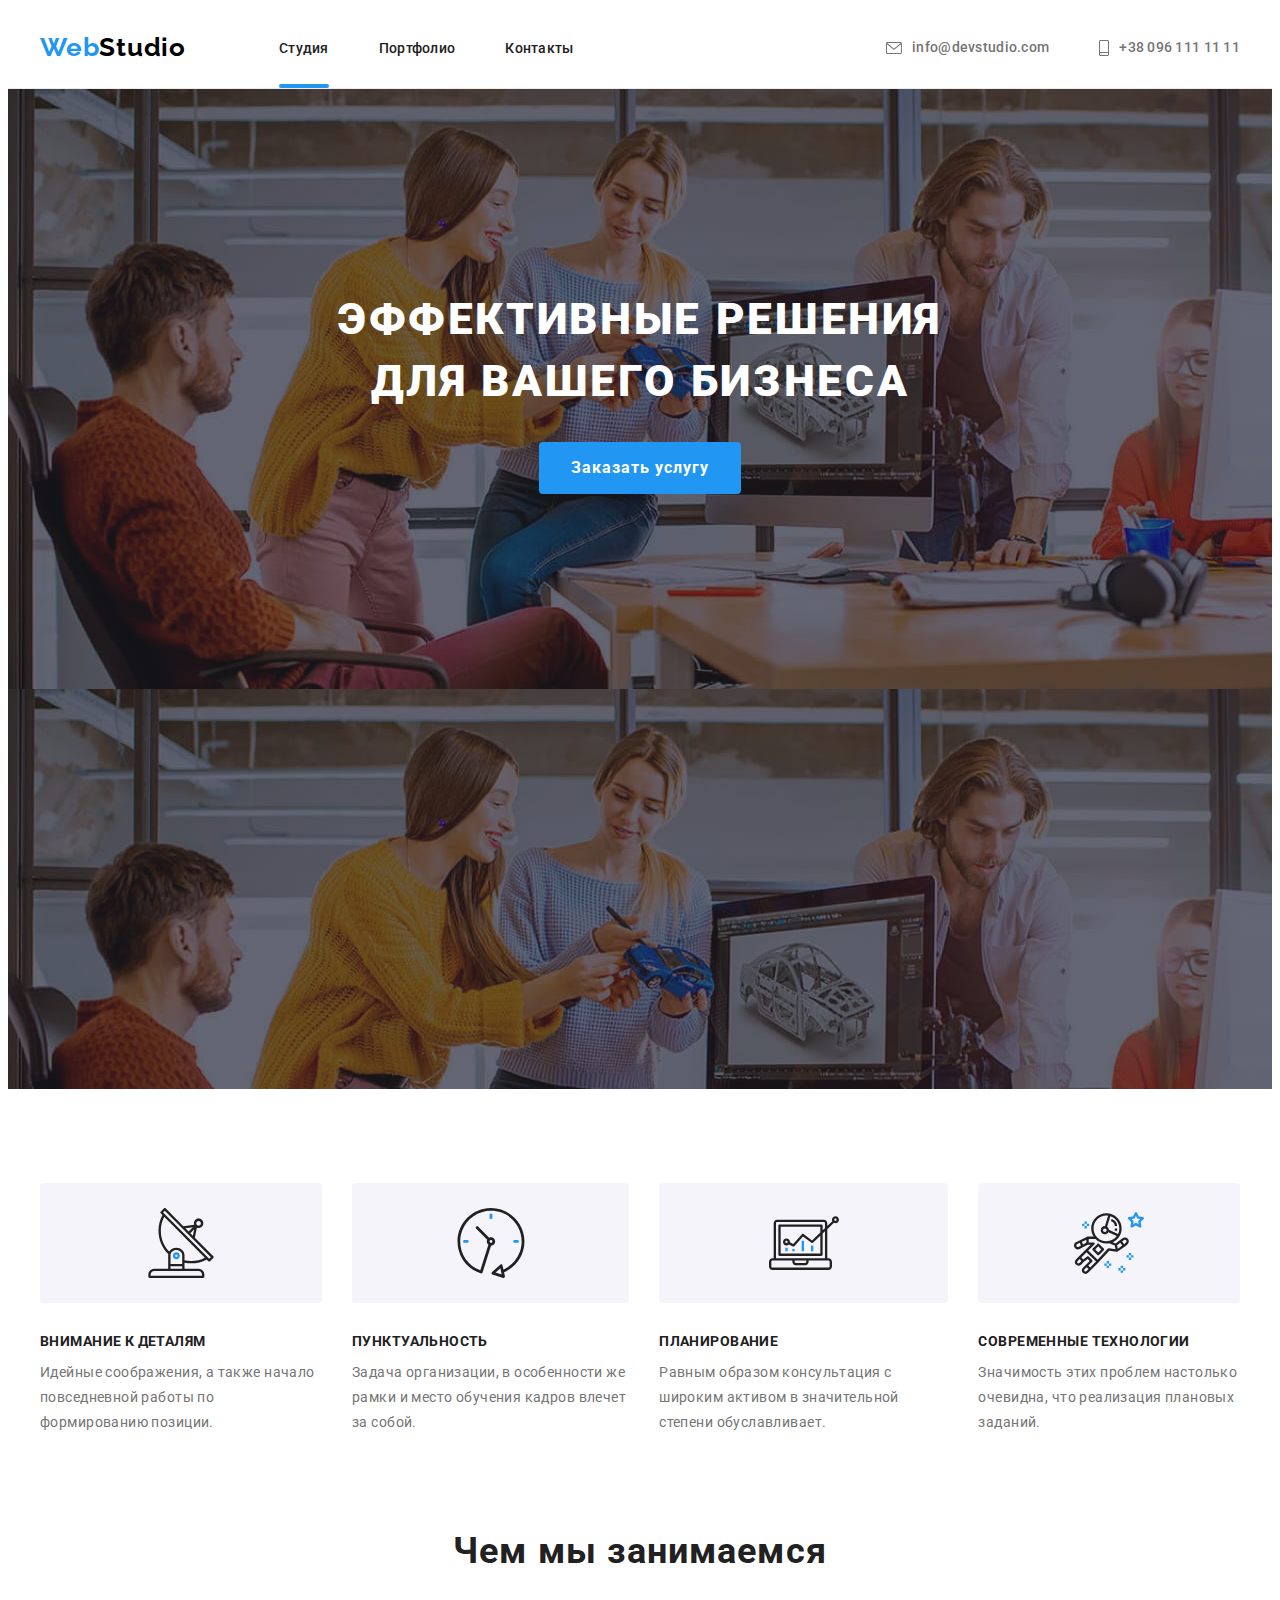
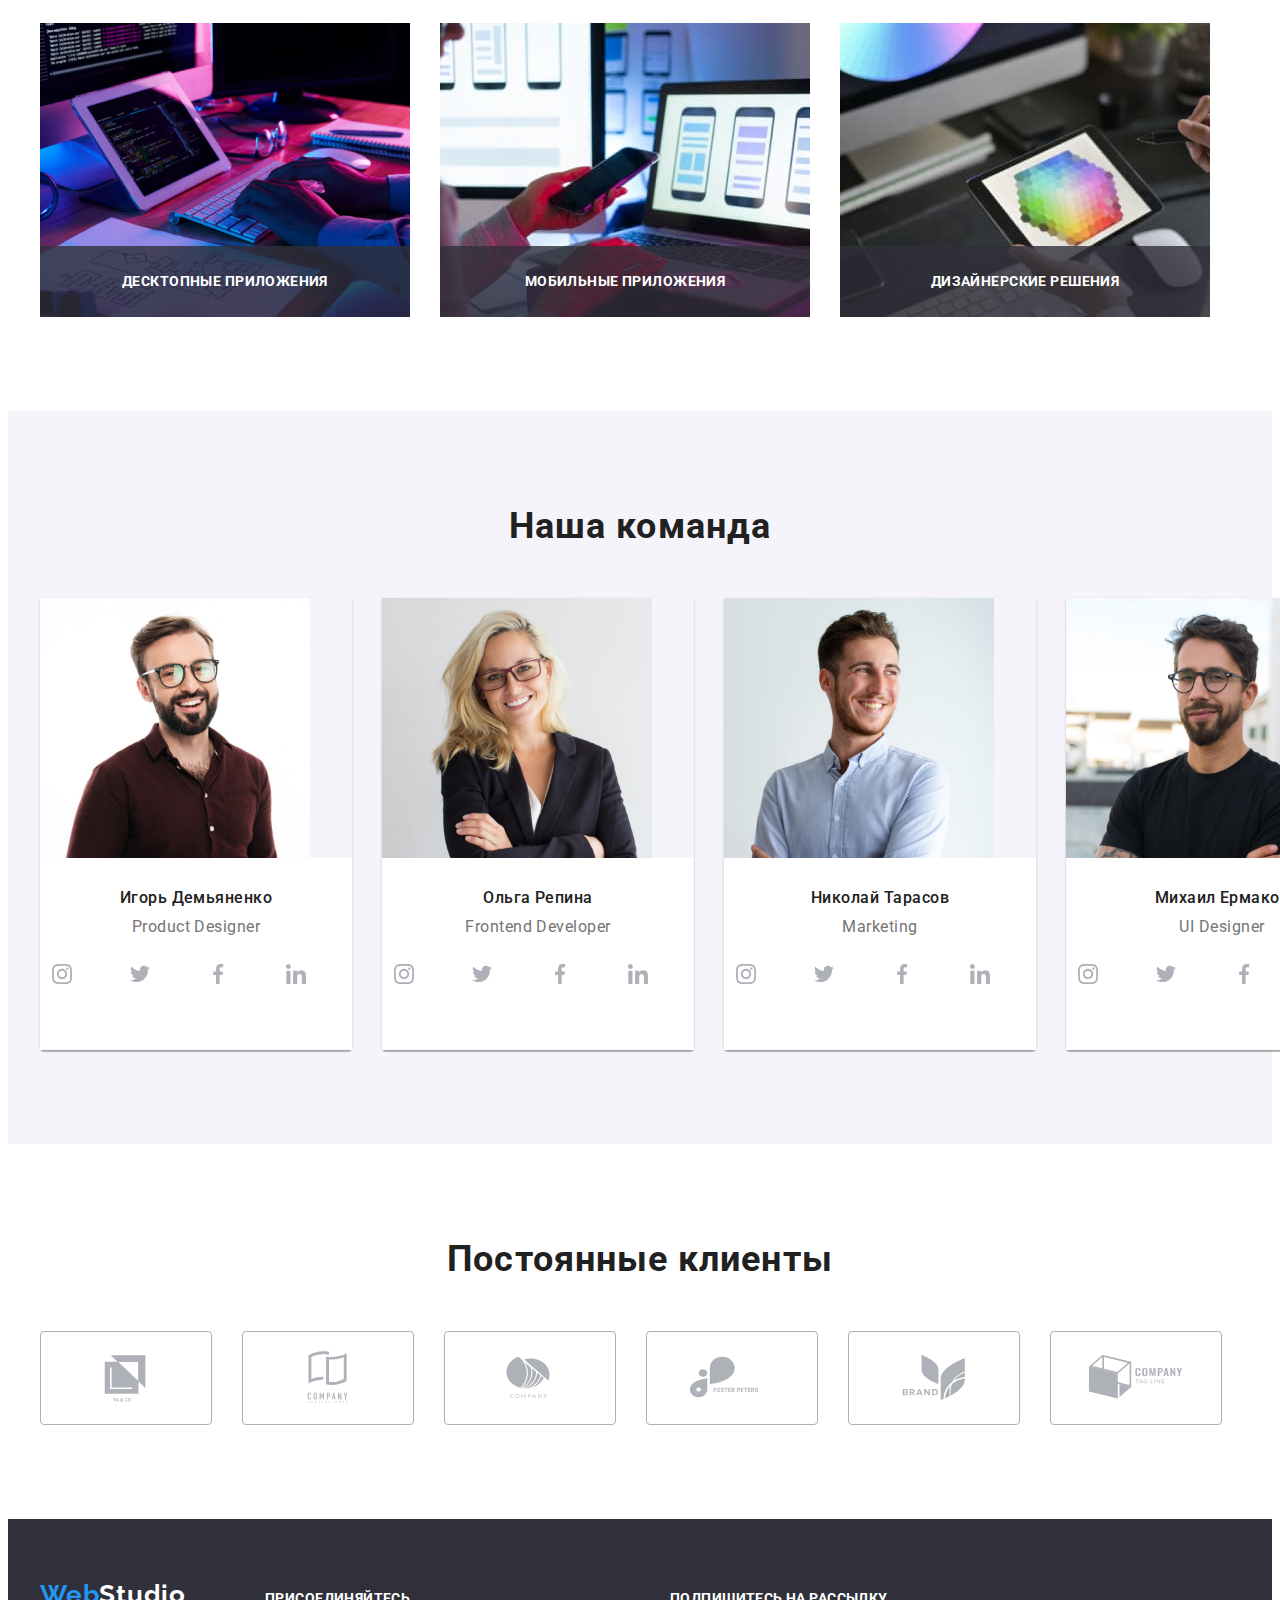
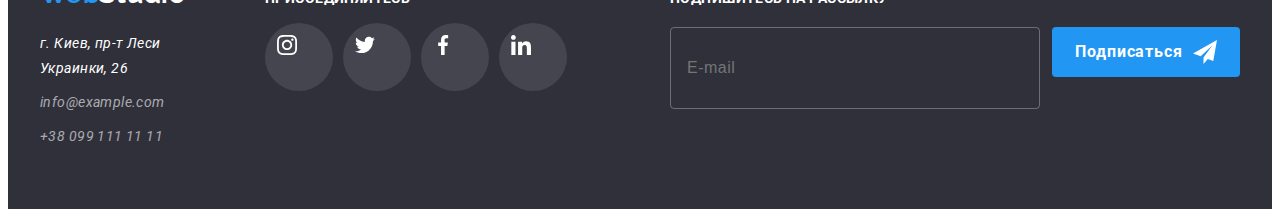
<file: index.html>
<!DOCTYPE html>
<html lang="ru">
<head>
    <meta charset="UTF-8">
    <meta http-equiv="X-UA-Compatible" content="IE=edge">
    <meta name="viewport" content="width=device-width, initial-scale=1.0">
    <title>Document</title>
    <link href="https://fonts.googleapis.com/css2?family=Raleway:wght@700&family=Roboto:wght@400;500;700;900&display=swap"
        rel="stylesheet">
    <link rel="stylesheet" href="https://cdnjs.cloudflare.com/ajax/libs/modern-normalize/1.1.0/modern-normalize.min.css"
        integrity="sha512-wpPYUAdjBVSE4KJnH1VR1HeZfpl1ub8YT/NKx4PuQ5NmX2tKuGu6U/JRp5y+Y8XG2tV+wKQpNHVUX03MfMFn9Q=="
        crossorigin="anonymous" referrerpolicy="no-referrer" />
    <link rel="stylesheet" href="./css/main.min.css">
</head>
<!-- Основа -->
<body>
    <!-- Хедер -->
    <header>
       <div class="header container">
            <nav class="nav">
                <!-- Лого в хедере -->
                <a class="nav__logo link" href="">
                    <span class="colorised-text-logo">Web</span>Studio
                </a>
                <!-- Навигация -->
                <ul class="site-nav list">
                    <li class="site-nav__list-item"><a class="site-nav__link current-page link" href="./index.html">Студия</a></li>
                    <li class="site-nav__list-item"><a class="site-nav__link link" href="./portfolio.html">Портфолио</a></li>
                    <li class="site-nav__list-item"><a class="site-nav__link link" href="">Контакты</a></li>
                </ul>
            </nav>
            <!-- Контакты в хедере -->
            <ul class="auth-nav list">
                <li class="auth-nav__list-item"><a class="auth-nav__link link" href="mailto:info@devstudio.com">
                    <svg aria-label="имейл" width="16px" height="12px">
                    <use href="./images/symbol-defs.svg#icon-envelope"></use>
                    </svg> info@devstudio.com</a></li>
                <li class="auth-nav__list-item"><a class="auth-nav__link link" href="tel:+380961111111">
                    <svg aria-label="смартфон" width="10px" height="16px">
                    <use href="./images/symbol-defs.svg#icon-smartphone"></use>
                    </svg>+38 096 111 11 11</a></li>
            </ul>
       </div>
    </header>
    
    <main>
        <!-- Шапка -->
        <section class="hero">
            <div class="hero__container container">
                <h1 class="hero__title">Эффективные решения <br /> для вашего бизнеса</h1>
                <button class="hero__button-order" type="button" data-modal-open>Заказать услугу</button>
            </div>
        </section>
        <!-- Особенности -->
        <section class="section-fetures section">
            <div class="fetures-container container">
                <ul class="feture-list list">
                    <li class="feture-list__item">
                        <div class="feture-list__image">
                            <svg aria-label="антенна" width="70px" height="70px">
                                <use href="./images/symbol-defs.svg#icon-antenna-1"></use>
                            </svg>
                        </div>
                        <h3 class="feture-list__subtitle">Внимание к деталям</h3>
                        <p class="feture-list__feture">
                            Идейные соображения, а также начало повседневной работы по формированию позиции.
                        </p>
                    </li>
                    <li class="feture-list__item">
                        <div class="feture-list__image">
                            <svg aria-label="часы" width="70px" height="70px">
                                <use href="./images/symbol-defs.svg#icon-clock-1"></use>
                            </svg>
                        </div>
                        <h3 class="feture-list__subtitle">Пунктуальность</h3>
                        <p class="feture-list__feture">
                            Задача организации, в особенности же рамки и место обучения кадров влечет за собой.
                        </p>
                    </li>
                    <li class="feture-list__item">
                        <div class="feture-list__image">
                            <svg aria-label="диаграма" width="70px" height="70px">
                                <use href="./images/symbol-defs.svg#icon-diagram-1"></use>
                            </svg>
                        </div>
                        <h3 class="feture-list__subtitle">Планирование</h3>
                        <p class="feture-list__feture">
                            Равным образом консультация с широким активом в значительной степени обуславливает.
                        </p>
                    </li>
                    <li class="feture-list__item">
                        <div class="feture-list__image">
                            <svg aria-label="астронавт" width="70px" height="70px">
                                <use href="./images/symbol-defs.svg#icon-astronaut-1"></use>
                            </svg>
                        </div>
                        <h3 class="feture-list__subtitle">Современные технологии</h3>
                        <p class="feture-list__feture">
                            Значимость этих проблем настолько очевидна, что реализация плановых заданий.
                        </p>
                    </li>
                </ul>
            </div>
        </section>
        <!-- Чем мы занимаемся -->
        <section class="section-occupation section">
            <div class="occupation-container container">
                <h2 class="section-title">Чем мы занимаемся</h2>
                <ul class="occupation-list list">
                    <li class="occupation-list__item"><img src="images/box1.jpg" alt="Разработка" width="370" height="294"><p class="occupation-list__info">Десктопные приложения</p></li>
                    <li class="occupation-list__item"><img src="images/box2.jpg" alt="Мобильные приложения" width="370"><p class="occupation-list__info">Мобильные приложения</p></li>
                    <li class="occupation-list__item"><img src="images/box3.jpg" alt="Дизайн" width="370"><p class="occupation-list__info">Дизайнерские решения</p></li>
                </ul>
            </div>
        </section>
        <!-- Наша команда -->
        <section class="section-team section">
            <div class="section-team-container container">
                <h2 class="section-title">Наша команда</h2>
                <ul class="section-team__list team list">
                    <li class="team__list-item">
                        <img src="images/img1.jpg" alt="Игорь Демьяненко" width="270" height="260">
                        <div class="person">
                            <h3 class="person__name">Игорь Демьяненко</h3>
                            <p class="person__profession">Product Designer</p>
                            <ul class="person__socials list">
                                <li><a href="">
                                        <svg aria-label="инстаграм" width="20px" height="20px">
                                            <use href="./images/symbol-defs.svg#icon-instagram-2"></use>
                                        </svg>
                                    </a></li>
                                <li><a href="">
                                        <svg aria-label="твиттер" width="20px" height="20px">
                                            <use href="./images/symbol-defs.svg#icon-twitter-1"></use>
                                        </svg>
                                    </a></li>
                                <li><a href="">
                                        <svg aria-label="фейсбук" width="20px" height="20px">
                                            <use href="./images/symbol-defs.svg#icon-facebook-1"></use>
                                        </svg>
                                    </a></li>
                                <li><a href="">
                                        <svg aria-label="линкедын" width="20px" height="20px">
                                            <use href="./images/symbol-defs.svg#icon-linkedin-1"></use>
                                        </svg>
                                    </a></li>
                            </ul>
                        </div>
                    </li>
                    <li class="team__list-item">
                        <img src="images/img2.jpg" alt="Ольга Репина" width="270" height="260">
                        <div class="person">
                            <h3 class="person__name">Ольга Репина</h3>
                            <p class="person__profession">Frontend Developer</p>
                            <ul class="person__socials list">
                                <li><a href="">
                                    <svg aria-label="инстаграм" width="20px" height="20px">
                                        <use href="./images/symbol-defs.svg#icon-instagram-2"></use>
                                    </svg>
                                </a></li>
                                <li><a href="">
                                    <svg aria-label="твиттер" width="20px" height="20px">
                                        <use href="./images/symbol-defs.svg#icon-twitter-1"></use>
                                    </svg>
                                </a></li>
                                <li><a href="">
                                    <svg aria-label="фейсбук" width="20px" height="20px">
                                        <use href="./images/symbol-defs.svg#icon-facebook-1"></use>
                                    </svg>
                                </a></li>
                                <li><a href="">
                                    <svg aria-label="линкедын" width="20px" height="20px">
                                        <use href="./images/symbol-defs.svg#icon-linkedin-1"></use>
                                    </svg>
                                </a></li>
                            </ul>
                        </div>
                    </li>
                    <li class="team__list-item">
                        <img src="images/img3.jpg" alt="Николай Тарасов" width="270" height="260">
                        <div class="person">
                            <h3 class="person__name">Николай Тарасов</h3>
                            <p class="person__profession">Marketing</p>
                            <ul class="person__socials list">
                                <li><a href="">
                                        <svg aria-label="инстаграм" width="20px" height="20px">
                                            <use href="./images/symbol-defs.svg#icon-instagram-2"></use>
                                        </svg>
                                    </a></li>
                                <li><a href="">
                                        <svg aria-label="твиттер" width="20px" height="20px">
                                            <use href="./images/symbol-defs.svg#icon-twitter-1"></use>
                                        </svg>
                                    </a></li>
                                <li><a href="">
                                        <svg aria-label="фейсбук" width="20px" height="20px">
                                            <use href="./images/symbol-defs.svg#icon-facebook-1"></use>
                                        </svg>
                                    </a></li>
                                <li><a href="">
                                        <svg aria-label="линкедын" width="20px" height="20px">
                                            <use href="./images/symbol-defs.svg#icon-linkedin-1"></use>
                                        </svg>
                                    </a></li>
                            </ul>
                        </div>
                    </li>
                    <li class="team__list-item">
                        <img src="images/img4.jpg" alt="Михаил Ермаков" width="270" height="260">
                        <div class="person">
                            <h3 class="person__name">Михаил Ермаков</h3>
                            <p class="person__profession">UI Designer</p>
                            <ul class="person__socials list">
                                <li><a href="">
                                        <svg aria-label="инстаграм" width="20px" height="20px">
                                            <use href="./images/symbol-defs.svg#icon-instagram-2"></use>
                                        </svg>
                                    </a></li>
                                <li><a href="">
                                        <svg aria-label="твиттер" width="20px" height="20px">
                                            <use href="./images/symbol-defs.svg#icon-twitter-1"></use>
                                        </svg>
                                    </a></li>
                                <li><a href="">
                                        <svg aria-label="фейсбук" width="20px" height="20px">
                                            <use href="./images/symbol-defs.svg#icon-facebook-1"></use>
                                        </svg>
                                    </a></li>
                                <li><a href="">
                                        <svg aria-label="линкедын" width="20px" height="20px">
                                            <use href="./images/symbol-defs.svg#icon-linkedin-1"></use>
                                        </svg>
                                    </a></li>
                            </ul>
                        </div>
                    </li>
                </ul>
            </div>
        </section>
        <!-- Наши клиенты -->
        <section class="clients section">
            <div class="clients-container container">
                <h3 class="section-title">Постоянные клиенты</h3>
                <ul class="clients-list list">
                    <li class="clients-list-item">
                        <a href=""><svg aria-label="лого" width="106px" height="60px">
                            <use href="./images/symbol-defs.svg#icon-Logo"></use>
                        </svg></a>
                        
                    </li>
                    <li class="clients-list-item">
                        <a href=""><svg aria-label="лого1" width="106px" height="60px">
                            <use href="./images/symbol-defs.svg#icon-Logo1"></use>
                        </svg></a>
                    </li>
                    <li class="clients-list-item">
                        <a href=""><svg aria-label="лого2" width="106px" height="60px">
                            <use href="./images/symbol-defs.svg#icon-Logo2"></use>
                        </svg></a>
                    </li>
                    <li class="clients-list-item">
                        <a href=""><svg aria-label="лого3" width="106px" height="60px">
                            <use href="./images/symbol-defs.svg#icon-Logo3"></use>
                        </svg></a>
                    </li>
                    <li class="clients-list-item">
                        <a href=""><svg aria-label="лого4" width="106px" height="60px">
                            <use href="./images/symbol-defs.svg#icon-Logo4"></use>
                        </svg></a>
                    </li>
                    <li class="clients-list-item">
                        <a href=""><svg aria-label="лого5" width="106px" height="60px">
                            <use href="./images/symbol-defs.svg#icon-Logo5"></use>
                        </svg></a>
                    </li>
                </ul>
            </div>
        </section>
    </main>
    <!-- Подвал -->
    <footer class="footer">
        <div class="footer-container container">
            <div class="footer-adress-wrapper">
                <a class="footer-contacts-logo link" href="">
                    <span class="colorised-text-logo">Web</span>Studio
                </a>
                <address>
                    <ul class="footer-contacts list">
                        <li class="footer-contacts-list-item">
                            <p class="footer-contacts-adress">г. Киев, пр-т Леси Украинки, 26</p>
                        </li>
                        <li class="footer-contacts-list-item">
                            <a class="footer-contacts-link link" href="mailto:info@example.com">info@example.com</a>
                        </li>
                        <li class="footer-contacts-list-item">
                            <a class="footer-contacts-link link" href="tel:+380991111111">+38 099 111 11 11</a>
                        </li>
                    </ul>
                </address>
            </div>
            <!-- Соц сети в футере -->
           <div class="footer-socials">
            <h2>присоединяйтесь</h2>
            <ul class="person__socials list">
                <li><a class="socials-link" href="">
                        <svg aria-label="инстаграм" width="20px" height="20px">
                            <use href="./images/symbol-defs.svg#icon-instagram-2"></use>
                        </svg>
                    </a></li>
                <li><a class="socials-link" href="">
                        <svg aria-label="твиттер" width="20px" height="20px">
                            <use href="./images/symbol-defs.svg#icon-twitter-1"></use>
                        </svg>
                    </a></li>
                <li><a class="socials-link" href="">
                        <svg aria-label="фейсбук" width="20px" height="20px">
                            <use href="./images/symbol-defs.svg#icon-facebook-1"></use>
                        </svg>
                    </a></li>
                <li><a class="socials-link" href="">
                        <svg aria-label="линкедын" width="20px" height="20px">
                            <use href="./images/symbol-defs.svg#icon-linkedin-1"></use>
                        </svg>
                    </a></li>
            </ul>
            </div>

            <!-- Форма в футере -->
            
            <div class="type-email">
                <p>Подпишитесь на рассылку</p>
                <form>
                    <input type="email" name="email" placeholder="E-mail" />
                    <button type="submit">
                        Подписаться
                        <svg aria-label="send" width="24px" height="24px">
                            <use href="./images/symbol-defs.svg#icon-send"></use>
                        </svg>
                    </button>
                </form>
            </div>
        </div>
        
    </footer>
    <div class="backdrop is-hidden" data-modal>
        <div class="modal">
            <button class="close" data-modal-close>
                <svg class="cross" width="18px" height="18px">
                    <use href="./images/symbol-defs.svg#icon-close-black"></use>
                </svg>
            </button>

            <!-- Разметка формы модального окна -->
            <form action="" class="form">
                <h2 class="form-title">Оставьте свои данные, мы вам перезвоним</h2>
                <div class="form-box">
                    <div class="form-field">
                        <label for="name">Имя</label><input 
                         class="input-field"
                         type="text"
                         name="username"
                        id="name">
                        <svg width="18px" height="18px">
                            <use href="./images/symbol-defs.svg#icon-person"></use>
                        </svg>
                    </div>
                    <div class="form-field">
                        <label for="phone">Телефон</label>
                        <input 
                        class="input-field" 
                        type="tel" 
                        name="phone" 
                        id="phone">
                        <svg width="18px" height="18px">
                            <use href="./images/symbol-defs.svg#icon-phone"></use>
                        </svg>
                    </div>
                    <div class="form-field">
                        <label for="email">Почта</label>
                        <input class="input-field" 
                            type="email" 
                            name="email" 
                            id="email">
                        <svg width="18px" height="18px">
                            <use href="./images/symbol-defs.svg#icon-email"></use>
                        </svg>
                    </div>
                    <div class="form-field text-field">
                        <label for="comment">Комментарий</label>
                        <textarea 
                        class="input-field text-area" 
                        name="feedback" 
                        rows="3" placeholder="Введите текст" 
                        id="comment"></textarea>
                    </div>

                    <div class="checkbox-box">
                        <label class="label" for="checkbox">
                            <input class="hidden-checkbox" type="checkbox" id="checkbox" />
                            <span class="checkbox-icon">
                                <svg width="16px" height="15px">
                                    <use href="./images/symbol-defs.svg#icon-check"></use>
                                </svg>
                            </span>
                    
                            <p class="label-paragraph">
                                Соглашаюсь с рассылкой и принимаю&nbsp;
                                <a class="conditions" href="">Условия договора</a>
                            </p>
                        </label>
                    </div>
                    <div class="button-submit">
                        <button type="submit">Отправить</button>
                    </div>
                </div>
            </form>

        </div>
    </div>
    <script src="./js/modal.js"></script>
</body>
</html>
</file>
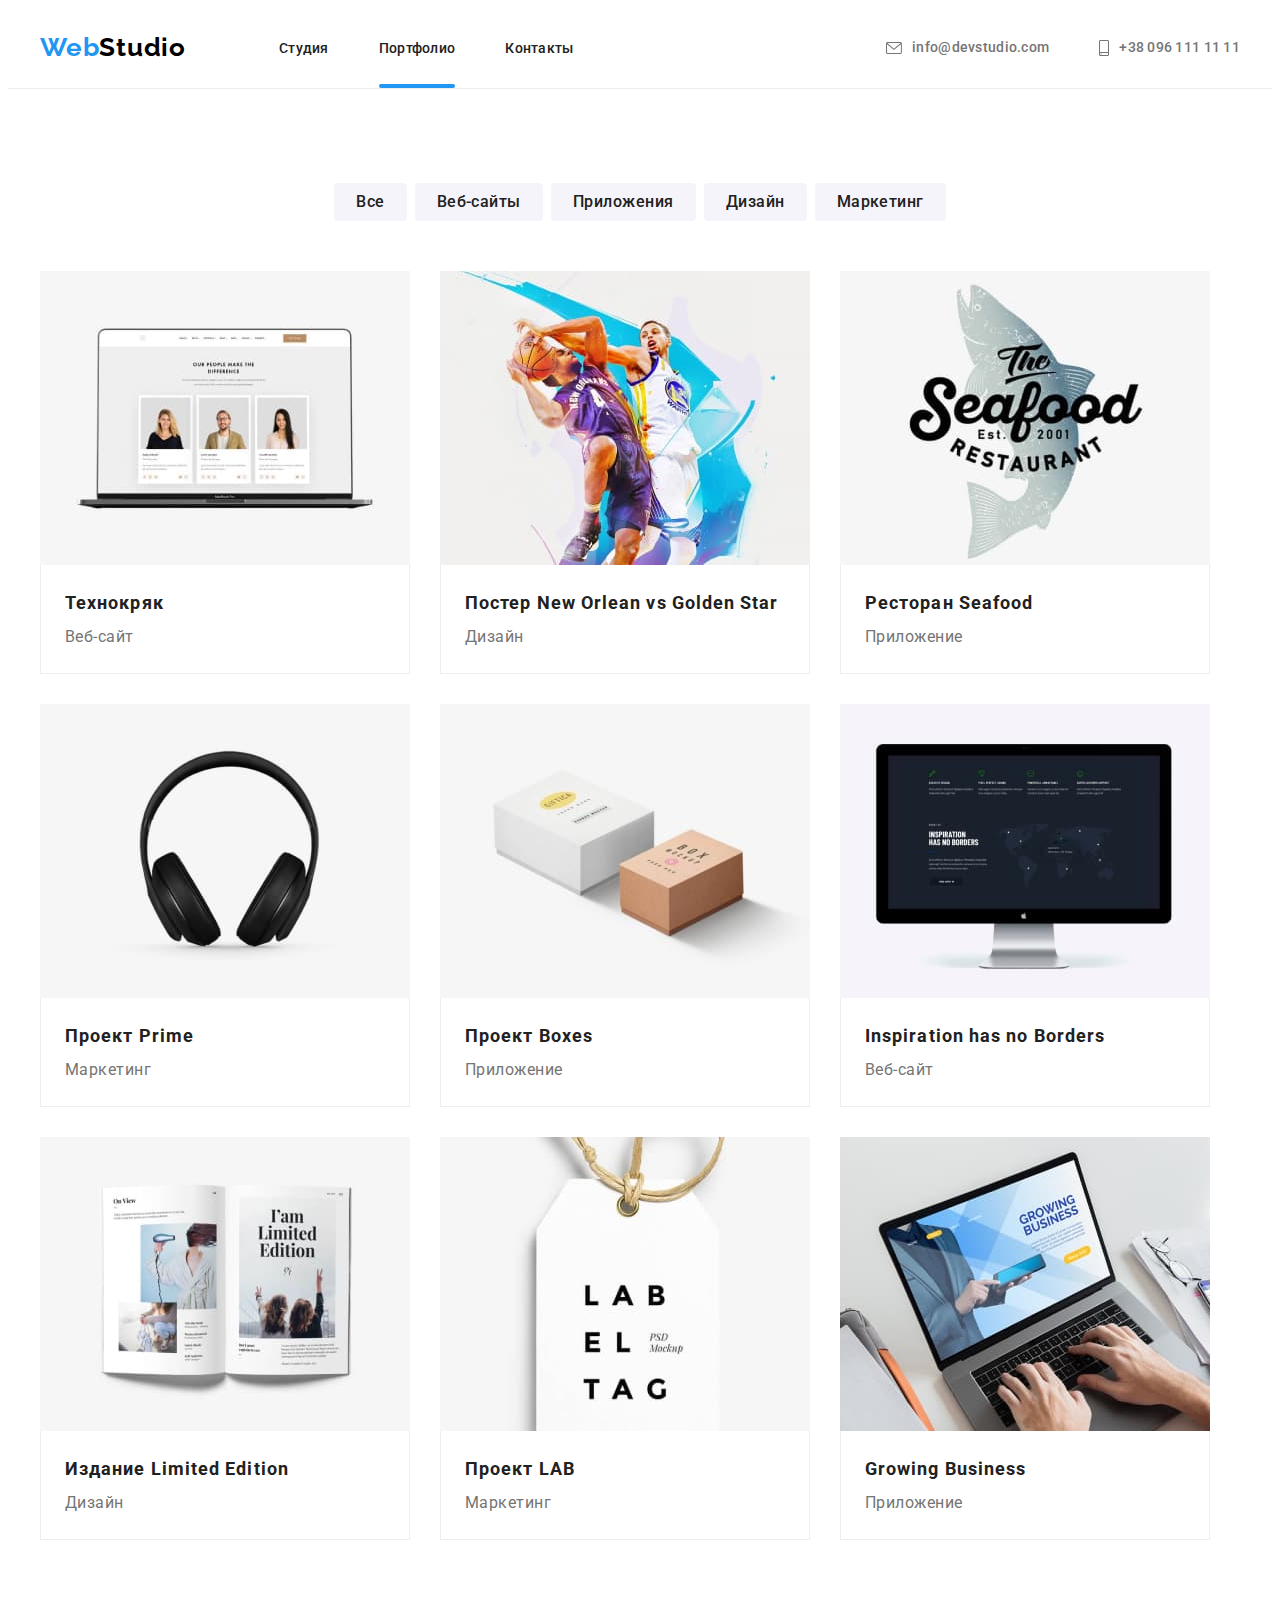
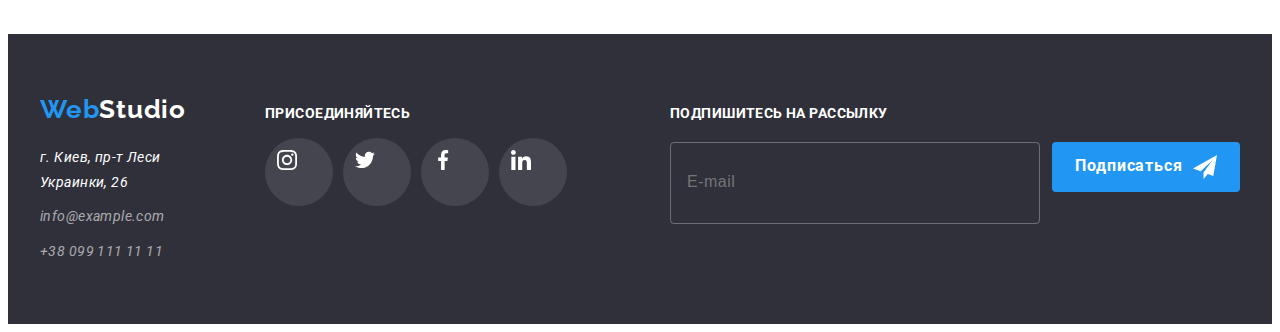
<file: portfolio.html>
<!DOCTYPE html>
<html lang="en">
<head>
    <meta charset="UTF-8">
    <meta http-equiv="X-UA-Compatible" content="IE=edge">
    <meta name="viewport" content="width=device-width, initial-scale=1.0">
    <title>Document</title>
    <link href="https://fonts.googleapis.com/css2?family=Raleway:wght@700&family=Roboto:wght@400;500;700;900&display=swap"
        rel="stylesheet">
    <link rel="stylesheet" href="https://cdnjs.cloudflare.com/ajax/libs/modern-normalize/1.1.0/modern-normalize.min.css"
        integrity="sha512-wpPYUAdjBVSE4KJnH1VR1HeZfpl1ub8YT/NKx4PuQ5NmX2tKuGu6U/JRp5y+Y8XG2tV+wKQpNHVUX03MfMFn9Q=="
        crossorigin="anonymous" referrerpolicy="no-referrer" />
    <link rel="stylesheet" href="./css/main.min.css">
</head>
<body>

    <!-- Хедер -->
    <header>
        <div class="header container">
            <nav class="nav">
                <!-- Лого в хедере -->
                <a class="nav__logo link" href="">
                    <span class="colorised-text-logo">Web</span>Studio
                </a>
                <!-- Навигация -->
                <ul class="site-nav list">
                    <li class="site-nav__list-item"><a class="site-nav__link link"
                            href="./index.html">Студия</a></li>
                    <li class="site-nav__list-item"><a class="site-nav__link current-page link" href="./portfolio.html">Портфолио</a>
                    </li>
                    <li class="site-nav__list-item"><a class="site-nav__link link" href="">Контакты</a></li>
                </ul>
            </nav>
            <!-- Контакты в хедере -->
            <ul class="auth-nav list">
                <li class="auth-nav__list-item"><a class="auth-nav__link link" href="mailto:info@devstudio.com">
                        <svg aria-label="имейл" width="16px" height="12px">
                            <use href="./images/symbol-defs.svg#icon-envelope"></use>
                        </svg> info@devstudio.com</a></li>
                <li class="auth-nav__list-item"><a class="auth-nav__link link" href="tel:+380961111111">
                        <svg aria-label="смартфон" width="10px" height="16px">
                            <use href="./images/symbol-defs.svg#icon-smartphone"></use>
                        </svg>+38 096 111 11 11</a></li>
            </ul>
        </div>
    </header>
    <main>
        <section class="section">
            <div class="container-portfolio container">
                <!-- Кнопки фильтра -->
                <ul class="filter-list list">
                    <li class="filter-list-item">
                        <button class="filter-button" type="button">Все</button>
                    </li>
                    <li class="filter-list-item">
                        <button class="filter-button" type="button">Веб-сайты</button>
                    </li>
                    <li class="filter-list-item">
                        <button class="filter-button" type="button">Приложения</button>
                    </li>
                    <li class="filter-list-item">
                        <button class="filter-button" type="button">Дизайн</button>
                    </li>
                    <li class="filter-list-item">
                        <button class="filter-button" type="button">Маркетинг</button>
                    </li>
                </ul>
                
                <ul class="example-list list">
                    <li class="example-list-item">
                        <a class="link" href="" class="example-link">
                            <div class="example-info-box">
                                <img src="./images/project1.jpg" alt="Элемент портфолио" width="370">
                                <p class="exaple-info">Технокряк это современная площадка распространения коронавируса. Компании используют эту платформу для цифрового
                                шпионажа и атак на защищённые сервера конкурентов.</p>
                            </div>
                            <div class="example">
                                <h3 class="project-example">Технокряк</h3>
                                <p class="project-info">Веб-сайт</p>
                            </div>
                        </a>
                    </li>
                    <li class="example-list-item">
                        <a href="" class="link">
                            <div class="example-info-box">
                                <img src="./images/project2.jpg" alt="Элемент портфолио" width="370">
                                <p class="exaple-info">Технокряк это современная площадка распространения коронавируса. Компании используют эту
                                    платформу для цифрового
                                    шпионажа и атак на защищённые сервера конкурентов.</p>
                            </div>
                            <div class="example">
                                <h3 class="project-example">Постер New Orlean vs Golden Star</h3>
                                <p class="project-info">Дизайн</p>
                            </div>
                        </a>
                    </li>
                    <li class="example-list-item">
                        <a href="" class="link">
                            <div class="example-info-box">
                                <img src="./images/project3.jpg" alt="Элемент портфолио" width="370">
                                <p class="exaple-info">Технокряк это современная площадка распространения коронавируса. Компании используют эту
                                    платформу для цифрового
                                    шпионажа и атак на защищённые сервера конкурентов.</p>
                            </div>
                            <div class="example">
                                <h3 class="project-example">Ресторан Seafood</h3>
                                <p class="project-info">Приложение</p>
                            </div>
                        </a>
                    </li>
                    <li class="example-list-item">
                        <a href="" class="link">
                            <div class="example-info-box">
                                <img src="./images/project4.jpg" alt="Элемент портфолио" width="370">
                                <p class="exaple-info">Технокряк это современная площадка распространения коронавируса. Компании используют эту
                                    платформу для цифрового
                                    шпионажа и атак на защищённые сервера конкурентов.</p>
                            </div>
                            <div class="example">
                                <h3 class="project-example">Проект Prime</h3>
                                <p class="project-info">Маркетинг</p>
                            </div>
                        </a>
                    </li>
                    <li class="example-list-item">
                        <a href="" class="link">
                            <div class="example-info-box">
                                <img src="./images/project5.jpg" alt="Элемент портфолио" width="370">
                                <p class="exaple-info">Технокряк это современная площадка распространения коронавируса. Компании используют эту
                                    платформу для цифрового
                                    шпионажа и атак на защищённые сервера конкурентов.</p>
                            </div>
                            <div class="example">
                                <h3 class="project-example">Проект Boxes</h3>
                                <p class="project-info">Приложение</p>
                            </div>
                        </a>
                    </li>
                    <li class="example-list-item">
                        <a href="" class="link">
                            <div class="example-info-box">
                                <img src="./images/project6.jpg" alt="Элемент портфолио" width="370">
                                <p class="exaple-info">Технокряк это современная площадка распространения коронавируса. Компании используют эту
                                    платформу для цифрового
                                    шпионажа и атак на защищённые сервера конкурентов.</p>
                            </div>
                            <div class="example">
                                <h3 class="project-example">Inspiration has no Borders</h3>
                                <p class="project-info">Веб-сайт</p>
                            </div>
                        </a>
                    </li>
                    <li class="example-list-item">
                        <a href="" class="link">
                            <div class="example-info-box">
                                <img src="./images/project7.jpg" alt="Элемент портфолио" width="370">
                                <p class="exaple-info">Технокряк это современная площадка распространения коронавируса. Компании используют эту
                                    платформу для цифрового
                                    шпионажа и атак на защищённые сервера конкурентов.</p>
                            </div>
                            <div class="example">
                                <h3 class="project-example">Издание Limited Edition</h3>
                                <p class="project-info">Дизайн</p>
                            </div>
                        </a>
                    </li>
                    <li class="example-list-item">
                        <a href="" class="link">
                            <div class="example-info-box">
                                <img src="./images/project8.jpg" alt="Элемент портфолио" width="370">
                                <p class="exaple-info">Технокряк это современная площадка распространения коронавируса. Компании используют эту
                                    платформу для цифрового
                                    шпионажа и атак на защищённые сервера конкурентов.</p>
                            </div>
                            <div class="example">
                                <h3 class="project-example">Проект LAB</h3>
                                <p class="project-info">Маркетинг</p>
                            </div>
                        </a>
                    </li>
                    <li class="example-list-item">
                        <a href="" class="link">
                            <div class="example-info-box">
                                <img src="./images/project9.jpg" alt="Элемент портфолио" width="370">
                                <p class="exaple-info">Технокряк это современная площадка распространения коронавируса. Компании используют эту
                                    платформу для цифрового
                                    шпионажа и атак на защищённые сервера конкурентов.</p>
                            </div>
                            <div class="example">
                                <h3 class="project-example">Growing Business</h3>
                                <p class="project-info">Приложение</p>
                            </div>
                        </a>
                    </li>
                </ul>
            </div>
        </section>
    </main>

    <!-- Подвал -->
<footer class="footer">
    <div class="footer-container container">
        <div class="footer-adress-wrapper">
            <a class="footer-contacts-logo link" href="">
                <span class="colorised-text-logo">Web</span>Studio
            </a>
            <address>
                <ul class="footer-contacts list">
                    <li class="footer-contacts-list-item">
                        <p class="footer-contacts-adress">г. Киев, пр-т Леси Украинки, 26</p>
                    </li>
                    <li class="footer-contacts-list-item">
                        <a class="footer-contacts-link link" href="mailto:info@example.com">info@example.com</a>
                    </li>
                    <li class="footer-contacts-list-item">
                        <a class="footer-contacts-link link" href="tel:+380991111111">+38 099 111 11 11</a>
                    </li>
                </ul>
            </address>
        </div>
        <!-- Соц сети в футере -->
        <div class="footer-socials">
            <h2>присоединяйтесь</h2>
            <ul class="person__socials list">
                <li><a class="socials-link" href="">
                        <svg aria-label="инстаграм" width="20px" height="20px">
                            <use href="./images/symbol-defs.svg#icon-instagram-2"></use>
                        </svg>
                    </a></li>
                <li><a class="socials-link" href="">
                        <svg aria-label="твиттер" width="20px" height="20px">
                            <use href="./images/symbol-defs.svg#icon-twitter-1"></use>
                        </svg>
                    </a></li>
                <li><a class="socials-link" href="">
                        <svg aria-label="фейсбук" width="20px" height="20px">
                            <use href="./images/symbol-defs.svg#icon-facebook-1"></use>
                        </svg>
                    </a></li>
                <li><a class="socials-link" href="">
                        <svg aria-label="линкедын" width="20px" height="20px">
                            <use href="./images/symbol-defs.svg#icon-linkedin-1"></use>
                        </svg>
                    </a></li>
            </ul>
        </div>

        <!-- Форма в футере -->

        <div class="type-email">
            <p>Подпишитесь на рассылку</p>
            <form>
                <input type="email" name="email" placeholder="E-mail" />
                <button type="submit">
                    Подписаться
                    <svg aria-label="send" width="24px" height="24px">
                        <use href="./images/symbol-defs.svg#icon-send"></use>
                    </svg>
                </button>
            </form>
        </div>
    </div>

</footer>
    
</body>
</html>
</file>
<file: css/main.min.css>
:root{--primary-text-color: #212121;--secondary-text-color: #ffffff;--extra-text-color: #757575;--button-bg-color: #f5f4fa;--focus-color: #2196f3;--footer-contacts-color: rgba(255, 255, 255, 0.6);--hero-footer-bg-color: #2f303a;--time-function: cubic-bezier(0.4, 0, 0.2, 1)}body{background-color:#fff;color:var(--primary-text-color);font-family:Roboto, sans-serif}h1,h2,h3,p{margin:0px}button{padding:0px}img{max-width:100%;display:block}input{padding:0}input:focus-visible{outline:none}textarea:focus-visible{outline:none}.section{padding:94px 0px}.container{max-width:1200px;padding-left:15px;padding-right:15px;margin-left:auto;margin-right:auto}.list{list-style:none;padding:0px;margin:0px}.link{text-decoration:none}.section-title{margin-bottom:50px;font-weight:bold;font-size:36px;line-height:1.2;text-align:center;letter-spacing:0.03em}header{border-bottom:1px solid #ececec}.header{display:-webkit-box;display:-ms-flexbox;display:flex;-webkit-box-pack:justify;-ms-flex-pack:justify;justify-content:space-between;-webkit-box-align:center;-ms-flex-align:center;align-items:center;padding-top:24px;padding-bottom:25px}.nav{display:-webkit-box;display:-ms-flexbox;display:flex;-webkit-box-align:center;-ms-flex-align:center;align-items:center}.nav__logo{font-family:Raleway, sans-serif;font-weight:bold;font-size:26px;line-height:1.2;letter-spacing:0.03em;color:#000}.site-nav{display:-webkit-box;display:-ms-flexbox;display:flex;margin-left:93px}.site-nav__list-item{margin-right:50px}.site-nav__list-item:last-child{margin-right:0px}.site-nav__link{font-weight:500;font-size:14px;line-height:1.2;letter-spacing:0.02em;color:var(--primary-text-color);position:relative;padding-bottom:32px;-webkit-transition-property:color;transition-property:color;-webkit-transition-duration:250ms;transition-duration:250ms;-webkit-transition-timing-function:var(--time-function);transition-timing-function:var(--time-function)}.site-nav__link:hover,.site-nav__link:focus{color:var(--focus-color)}.auth-nav{display:-webkit-box;display:-ms-flexbox;display:flex}.auth-nav__list-item{margin-right:50px}.auth-nav__list-item:last-child{margin-right:0px}.auth-nav__list-item svg{margin-right:10px;fill:var(--extra-text-color);-webkit-transition-property:fill;transition-property:fill;-webkit-transition-duration:250ms;transition-duration:250ms;-webkit-transition-timing-function:var(--time-function);transition-timing-function:var(--time-function)}.auth-nav__link{display:-webkit-box;display:-ms-flexbox;display:flex;-webkit-box-align:center;-ms-flex-align:center;align-items:center;font-weight:500;font-size:14px;line-height:1.2;letter-spacing:0.02em;color:var(--extra-text-color);-webkit-transition-property:color;transition-property:color;-webkit-transition-duration:250ms;transition-duration:250ms;-webkit-transition-timing-function:var(--time-function);transition-timing-function:var(--time-function)}.auth-nav__link:focus svg,.auth-nav__link:hover svg{fill:var(--focus-color)}.auth-nav__link:focus,.auth-nav__link:hover{color:var(--focus-color)}.colorised-text-logo{color:var(--focus-color)}.current-page::after{display:-webkit-box;display:-ms-flexbox;display:flex;position:absolute;content:'';width:100%;height:4px;border-radius:2px;bottom:0;background-color:var(--focus-color)}.hero{background-image:-webkit-gradient(linear, left top, right top, from(rgba(47,48,58,0.4)), to(rgba(47,48,58,0.4))),url(../images/herobg.jpg);background-image:linear-gradient(to right, rgba(47,48,58,0.4), rgba(47,48,58,0.4)),url(../images/herobg.jpg);background-color:var(--hero-footer-bg-color);padding:200px 0px;max-width:1600px;height:600px;text-align:center;margin-left:auto;margin-right:auto}.hero__container{text-align:center}.hero__title{margin-bottom:30px;font-weight:900;font-size:44px;line-height:1.4;text-align:center;letter-spacing:0.06em;text-transform:uppercase;color:var(--secondary-text-color)}.hero__button-order{padding:10px 32px;border:0px;border-radius:4px;cursor:pointer;font-family:Roboto, sans-serif;font-weight:bold;font-size:16px;line-height:2;text-align:center;letter-spacing:0.06em;color:var(--secondary-text-color);background-color:var(--focus-color)}.hero__button-order:focus,.hero__button-order:hover{background-color:#188ce8}.section-fetures{padding-bottom:0px}.feture-list{display:-webkit-box;display:-ms-flexbox;display:flex}.feture-list__item{margin-right:30px}.feture-list__item:last-child{margin-right:0px}.feture-list__subtitle{margin-bottom:10px;font-weight:bold;font-size:14px;line-height:1.2;letter-spacing:0.03em;text-transform:uppercase}.feture-list__feture{font-weight:normal;font-size:14px;line-height:1.8;letter-spacing:0.03em;color:var(--extra-text-color)}.feture-list__image{display:-webkit-box;display:-ms-flexbox;display:flex;-webkit-box-align:center;-ms-flex-align:center;align-items:center;-webkit-box-pack:center;-ms-flex-pack:center;justify-content:center;width:100%;height:120px;background:var(--button-bg-color);border-radius:4px;margin-bottom:30px}.occupation-list{display:-webkit-box;display:-ms-flexbox;display:flex}.occupation-list__item{position:relative;margin-right:30px}.occupation-list__item:last-child{margin-right:0px}.occupation-list__info{padding:27px 0px;width:100%;background-color:rgba(47,48,58,0.8);font-weight:bold;font-size:14px;line-height:1.2;text-align:center;letter-spacing:0.03em;text-transform:uppercase;color:var(--secondary-text-color);position:absolute;bottom:0}.section-team{background-color:var(--button-bg-color)}.section-team__list{display:-webkit-box;display:-ms-flexbox;display:flex}.team__list-item{border-radius:0px 0px 4px 4px;margin-right:30px;-webkit-box-shadow:0px 1px 3px rgba(0,0,0,0.12),0px 1px 1px rgba(0,0,0,0.14),0px 2px 1px rgba(0,0,0,0.2);box-shadow:0px 1px 3px rgba(0,0,0,0.12),0px 1px 1px rgba(0,0,0,0.14),0px 2px 1px rgba(0,0,0,0.2)}.team__list-item:last-child{margin-right:0px}.person{background-color:var(--secondary-text-color);padding:30px 0px}.person__name{margin-bottom:10px;font-weight:500;font-size:16px;line-height:1.2;text-align:center;letter-spacing:0.03em}.person__profession{font-weight:normal;font-size:16px;line-height:1.2;text-align:center;letter-spacing:0.03em;color:var(--extra-text-color)}.person__socials{display:-webkit-box;display:-ms-flexbox;display:flex;-webkit-box-pack:center;-ms-flex-pack:center;justify-content:center;margin-top:16px}.person__socials li{margin-right:10px}.person__socials a{display:block;width:44px;height:44px;padding:12px;border-radius:50%;-webkit-transition-property:background-color;transition-property:background-color;-webkit-transition-duration:250ms;transition-duration:250ms;-webkit-transition-timing-function:var(--time-function);transition-timing-function:var(--time-function)}.person__socials a:hover,.person__socials a:focus{background-color:var(--focus-color)}.person__socials a:hover svg,.person__socials a:focus svg{fill:var(--secondary-text-color)}.person__socials svg{fill:#afb1b8;-webkit-transition-property:fill;transition-property:fill;-webkit-transition-duration:250ms;transition-duration:250ms;-webkit-transition-timing-function:var(--time-function);transition-timing-function:var(--time-function)}.clients-list{display:-webkit-box;display:-ms-flexbox;display:flex}.clients-list-item{width:170px;height:92px;margin-right:30px;border:1px solid #afb1b8;border-radius:4px;-webkit-transition-property:border-color;transition-property:border-color;-webkit-transition-duration:250ms;transition-duration:250ms;-webkit-transition-timing-function:var(--time-function);transition-timing-function:var(--time-function)}.clients-list-item:last-child{margin-right:0px}.clients-list-item a{display:-webkit-box;display:-ms-flexbox;display:flex;width:100%;height:100%;-webkit-box-align:center;-ms-flex-align:center;align-items:center;-webkit-box-pack:center;-ms-flex-pack:center;justify-content:center}.clients-list-item:hover,.clients-list-item:focus{border-color:var(--focus-color)}.clients-list-item:hover svg,.clients-list-item:focus svg{fill:var(--focus-color)}.clients-list-item svg{fill:#afb1b8;-webkit-transition-property:fill;transition-property:fill;-webkit-transition-duration:250ms;transition-duration:250ms;-webkit-transition-timing-function:var(--time-function);transition-timing-function:var(--time-function)}.filter-list{display:-webkit-box;display:-ms-flexbox;display:flex;-webkit-box-pack:center;-ms-flex-pack:center;justify-content:center;margin-bottom:50px}.filter-list-item{margin-right:8px}.filter-list-item:last-child{margin-right:0px}.filter-button{padding:6px 22px;border:0px;border-radius:4px;cursor:pointer;font-family:Roboto, sans-serif;font-weight:500;font-size:16px;line-height:1.6;text-align:center;letter-spacing:0.03em;color:var(--primary-text-color);background-color:var(--button-bg-color);-webkit-transition-property:color, background-color, -webkit-box-shadow;transition-property:color, background-color, -webkit-box-shadow;transition-property:color, background-color, box-shadow;transition-property:color, background-color, box-shadow, -webkit-box-shadow;-webkit-transition-duration:250ms;transition-duration:250ms;-webkit-transition-timing-function:var(--time-function);transition-timing-function:var(--time-function)}.filter-button:focus,.filter-button:hover{color:var(--secondary-text-color);background-color:var(--focus-color);-webkit-box-shadow:0px 3px 1px rgba(0,0,0,0.1),0px 1px 2px rgba(0,0,0,0.08),0px 2px 2px rgba(0,0,0,0.12);box-shadow:0px 3px 1px rgba(0,0,0,0.1),0px 1px 2px rgba(0,0,0,0.08),0px 2px 2px rgba(0,0,0,0.12)}.example-list{display:-webkit-box;display:-ms-flexbox;display:flex;-ms-flex-wrap:wrap;flex-wrap:wrap}.example-list-item{margin-right:30px;margin-bottom:30px}.example-list-item:nth-child(3n){margin-right:0px}.example-list-item:nth-last-child(-n+3){margin-bottom:0px}.example-info-box{position:relative;overflow:hidden}.exaple-info{color:var(--secondary-text-color);background:rgba(33,150,243,0.9);font-weight:400;font-size:18px;line-height:1.6;letter-spacing:0.03em;padding:63px 24px;position:absolute;top:0;width:100%;height:100%;-webkit-transform:translatey(100%);transform:translatey(100%);-webkit-transition-property:-webkit-transform;transition-property:-webkit-transform;transition-property:transform;transition-property:transform, -webkit-transform;-webkit-transition-duration:250ms;transition-duration:250ms;-webkit-transition-timing-function:var(--time-function);transition-timing-function:var(--time-function)}.example-list-item:hover .exaple-info,.example-list-item:focus .exaple-info{-webkit-transform:translatey(0);transform:translatey(0)}.example{padding:20px 24px;border-right:1px solid #eeeeee;border-bottom:1px solid #eeeeee;border-left:1px solid #eeeeee}.project-example{color:var(--primary-text-color);font-weight:bold;font-size:18px;line-height:2;letter-spacing:0.06em}.project-info{color:var(--extra-text-color);font-weight:normal;font-size:16px;line-height:2;letter-spacing:0.03em;color:var(--extra-text-color)}.example-list-item:hover,.example-list-item:focus{-webkit-box-shadow:0px 1px 1px rgba(0,0,0,0.12),0px 4px 4px rgba(0,0,0,0.06),1px 4px 6px rgba(0,0,0,0.16);box-shadow:0px 1px 1px rgba(0,0,0,0.12),0px 4px 4px rgba(0,0,0,0.06),1px 4px 6px rgba(0,0,0,0.16)}.backdrop{opacity:1;position:fixed;top:0;left:0;width:100%;height:100%;background:rgba(0,0,0,0.2);-webkit-transition-property:opacity;transition-property:opacity;-webkit-transition-duration:250ms;transition-duration:250ms;-webkit-transition-timing-function:var(--time-function);transition-timing-function:var(--time-function)}.modal{position:absolute;width:528px;height:581px;top:50%;left:50%;-webkit-transform:translate(-50%, -50%);transform:translate(-50%, -50%);background-color:var(--secondary-text-color)}.close{display:-webkit-box;display:-ms-flexbox;display:flex;-webkit-box-align:center;-ms-flex-align:center;align-items:center;-webkit-box-pack:center;-ms-flex-pack:center;justify-content:center;position:absolute;top:8px;right:8px;padding:0px;margin:0px;width:30px;height:30px;border:1px solid rgba(0,0,0,0.1);border-radius:50%;background-color:transparent;cursor:pointer}.backdrop.is-hidden{opacity:0;pointer-events:none;-webkit-transition-property:opacity;transition-property:opacity;-webkit-transition-duration:250ms;transition-duration:250ms;-webkit-transition-timing-function:var(--time-function);transition-timing-function:var(--time-function)}.form-title{font-weight:bold;font-size:20px;line-height:1.2;text-align:center;letter-spacing:0.03em;color:var(--primary-text-color);margin-bottom:30px}.form{padding:40px}.form-box{display:-webkit-box;display:-ms-flexbox;display:flex;-webkit-box-orient:vertical;-webkit-box-direction:normal;-ms-flex-direction:column;flex-direction:column}.form-field{display:-webkit-box;display:-ms-flexbox;display:flex;-webkit-box-orient:vertical;-webkit-box-direction:normal;-ms-flex-direction:column;flex-direction:column;position:relative;margin-bottom:28px}.form-field.text-field{margin-bottom:0px}.form-field>label{font-weight:normal;font-size:12px;line-height:1.2;letter-spacing:0.01em;color:var(--extra-text-color);position:absolute;top:-18px;left:0px}.form-field svg{position:absolute;top:11px;left:12px;-webkit-transition-property:fill;transition-property:fill;-webkit-transition-duration:250ms;transition-duration:250ms;-webkit-transition-timing-function:var(--time-function);transition-timing-function:var(--time-function)}.input-field{padding-left:42px;height:40px;border:1px solid rgba(33,33,33,0.2);-webkit-box-sizing:border-box;box-sizing:border-box;border-radius:4px;position:relative;-webkit-transition-property:border-color;transition-property:border-color;-webkit-transition-duration:250ms;transition-duration:250ms;-webkit-transition-timing-function:var(--time-function);transition-timing-function:var(--time-function)}.input-field:hover,.input-field:focus{border-color:var(--focus-color)}.input-field:hover+svg,.input-field:focus+svg{fill:var(--focus-color)}.input-field.text-area{height:120px;padding:12px 16px}.input-field.text-area::-webkit-input-placeholder{font-family:Roboto, sans-serif;font-weight:normal;font-size:12px;line-height:1.2;letter-spacing:0.01em;color:rgba(117,117,117,0.5)}.input-field.text-area:-ms-input-placeholder{font-family:Roboto, sans-serif;font-weight:normal;font-size:12px;line-height:1.2;letter-spacing:0.01em;color:rgba(117,117,117,0.5)}.input-field.text-area::-ms-input-placeholder{font-family:Roboto, sans-serif;font-weight:normal;font-size:12px;line-height:1.2;letter-spacing:0.01em;color:rgba(117,117,117,0.5)}.input-field.text-area::placeholder{font-family:Roboto, sans-serif;font-weight:normal;font-size:12px;line-height:1.2;letter-spacing:0.01em;color:rgba(117,117,117,0.5)}.checkbox-box{margin-top:20px}.label{display:-webkit-box;display:-ms-flexbox;display:flex;-webkit-box-align:center;-ms-flex-align:center;align-items:center}.label-paragraph{font-weight:normal;font-size:14px;line-height:1.6;letter-spacing:0.03em;color:var(--extra-text-color)}.conditions{color:var(--focus-color)}.hidden-checkbox{-webkit-appearance:none;-moz-appearance:none;appearance:none}.checkbox-icon{width:16px;height:15px;margin-right:8px;display:-webkit-box;display:-ms-flexbox;display:flex;-webkit-box-align:center;-ms-flex-align:center;align-items:center;-webkit-box-pack:center;-ms-flex-pack:center;justify-content:center;border-radius:2px;border:2px solid var(--primary-text-color)}.checkbox-icon svg{fill:transparent}.hidden-checkbox:checked+.checkbox-icon{border:transparent;background-color:var(--focus-color);-webkit-box-shadow:0px 4px 4px rgba(0,0,0,0.25);box-shadow:0px 4px 4px rgba(0,0,0,0.25)}.hidden-checkbox:checked+.checkbox-icon svg{fill:white}.button-submit{text-align:center}.button-submit button{margin-top:30px;width:200px;height:50px;border-radius:4px;border:transparent;background:var(--focus-color);padding:10px 0px;color:var(--secondary-text-color);-webkit-box-shadow:0px 4px 4px rgba(0,0,0,0.15);box-shadow:0px 4px 4px rgba(0,0,0,0.15);cursor:pointer}.footer{background-color:var(--hero-footer-bg-color)}.footer-container{display:-webkit-box;display:-ms-flexbox;display:flex;-webkit-box-align:baseline;-ms-flex-align:baseline;align-items:baseline;padding:60px 0px;margin-left:auto;margin-right:auto}.footer-contacts-logo{font-family:Raleway, sans-serif;font-weight:bold;font-size:26px;line-height:1.2;letter-spacing:0.03em;color:var(--secondary-text-color)}.footer-contacts{margin-top:20px}.footer-contacts-list-item{margin-bottom:9px}.footer-contacts-list-item:last-child{margin-bottom:0px}.footer-contacts-adress{font-weight:normal;font-size:14px;line-height:1.8;letter-spacing:0.03em;color:var(--secondary-text-color)}.footer-contacts-link{font-family:Roboto, sans-serif;font-weight:normal;font-size:14px;line-height:1.8;letter-spacing:0.03em;color:var(--footer-contacts-color);-webkit-transition-property:color;transition-property:color;-webkit-transition-duration:250ms;transition-duration:250ms;-webkit-transition-timing-function:var(--time-function);transition-timing-function:var(--time-function)}.footer-contacts-link:focus,.footer-contacts-link:hover{color:var(--focus-color)}.footer-socials{margin-left:70px}.socials-link{background-color:rgba(255,255,255,0.1)}.socials-link svg{fill:var(--secondary-text-color)}.footer-socials h2{font-family:Roboto, sans-serif;font-weight:bold;font-size:14px;line-height:1.2;letter-spacing:0.03em;text-transform:uppercase;color:var(--secondary-text-color)}.type-email{width:570px;margin-left:93px}.type-email form{display:-webkit-box;display:-ms-flexbox;display:flex}.type-email p{display:inline-block;font-weight:700;font-size:14px;line-height:1.2;letter-spacing:0.03em;text-transform:uppercase;color:var(--secondary-text-color);margin-bottom:20px}.type-email input{background-color:transparent;border:1px solid rgba(255,255,255,0.3);border-radius:4px;width:358px;height:50px;padding:15px 16px;color:rgba(255,255,255,0.6)}.type-email input:focus-visible{outline:none}.type-email input::-webkit-input-placeholder{font-family:inherit;font-weight:400;font-size:16px;line-height:1.2;letter-spacing:0.03em}.type-email input:-ms-input-placeholder{font-family:inherit;font-weight:400;font-size:16px;line-height:1.2;letter-spacing:0.03em}.type-email input::-ms-input-placeholder{font-family:inherit;font-weight:400;font-size:16px;line-height:1.2;letter-spacing:0.03em}.type-email input::placeholder{font-family:inherit;font-weight:400;font-size:16px;line-height:1.2;letter-spacing:0.03em}.type-email input{color:rgba(255,255,255,0.6)}.type-email svg{width:24px;height:24px;fill:var(--secondary-text-color);margin-left:10px}.type-email button{display:-webkit-box;display:-ms-flexbox;display:flex;-webkit-box-align:center;-ms-flex-align:center;align-items:center;-webkit-box-pack:center;-ms-flex-pack:center;justify-content:center;width:200px;height:50px;background-color:var(--focus-color);padding:0px 0px;margin-left:12px;border-radius:4px;border-color:transparent;font-family:Roboto;font-weight:700;font-size:16px;line-height:1.8;text-align:center;letter-spacing:0.06em;color:var(--secondary-text-color);cursor:pointer}
/*# sourceMappingURL=main.min.css.map */
</file>
